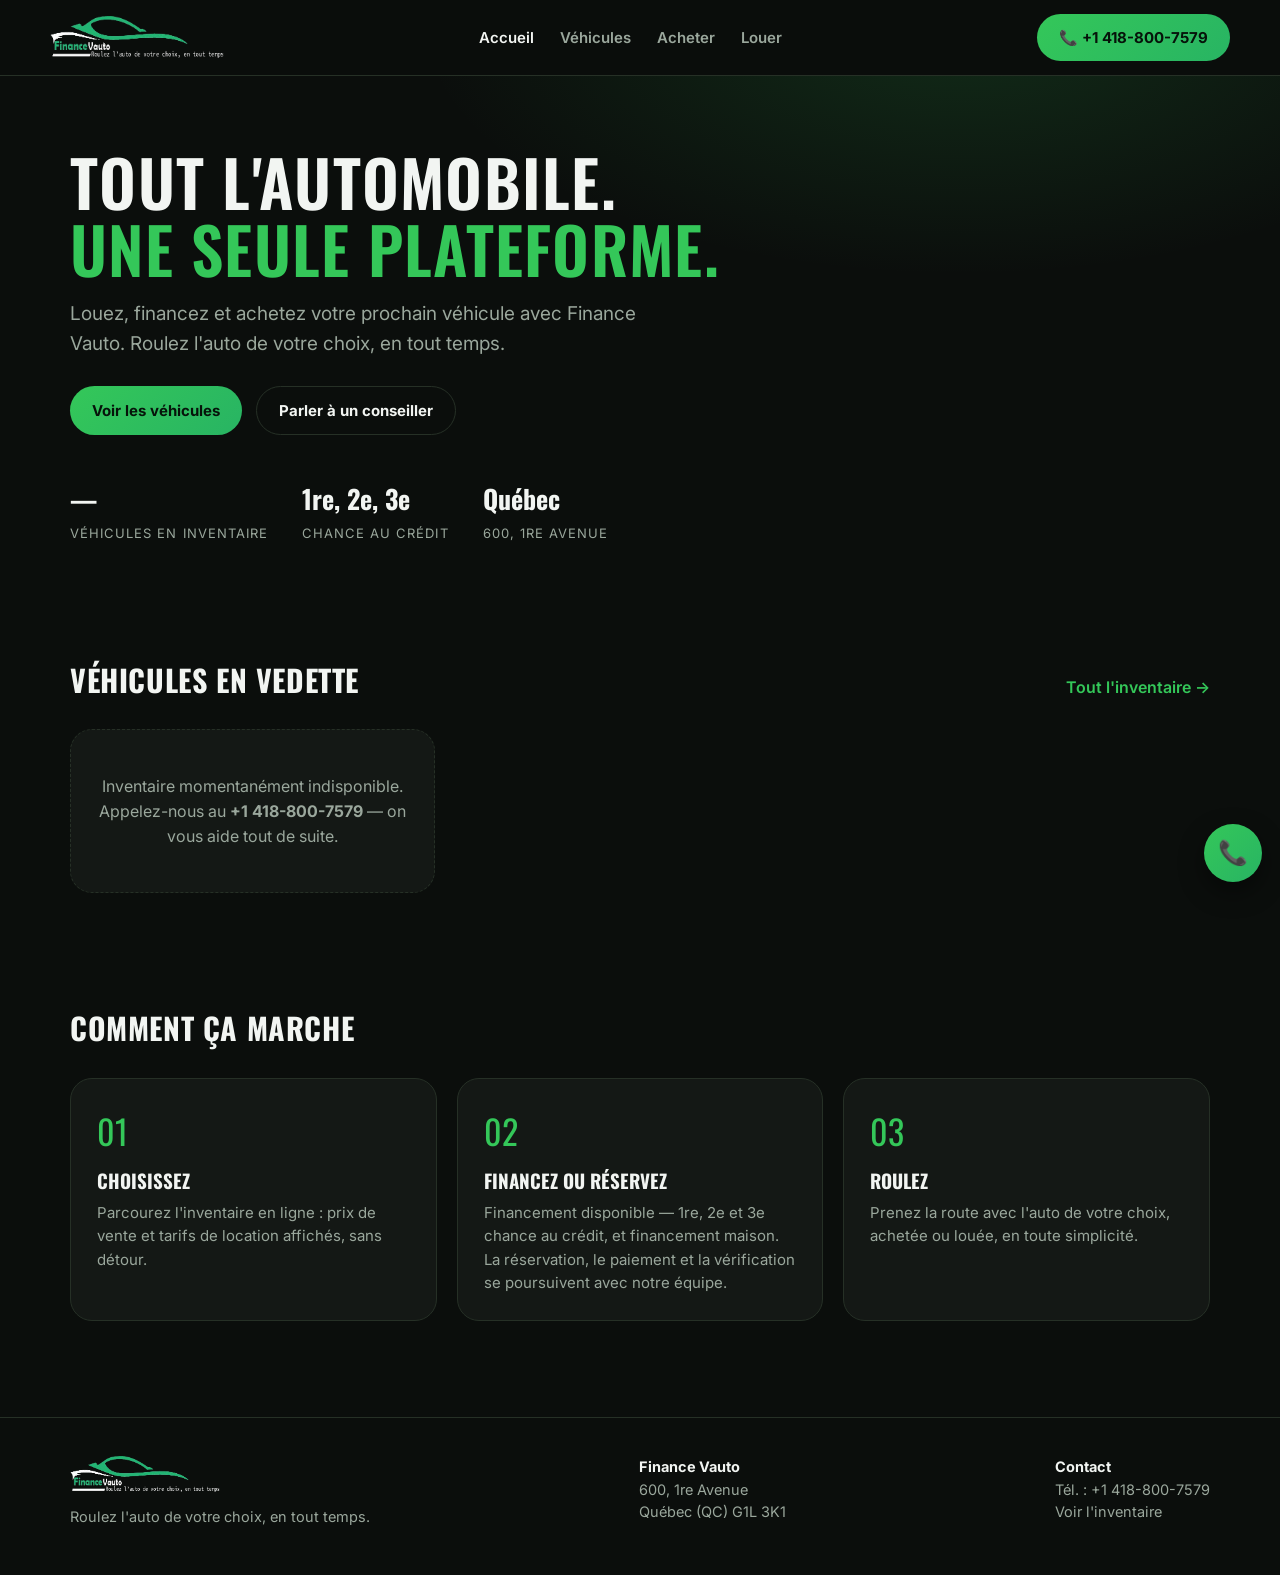
<file: index.html>
<!DOCTYPE html>
<html lang="fr">
<head>
<meta charset="utf-8">
<meta name="viewport" content="width=device-width, initial-scale=1">
<title>Finance Vauto — Tout l'automobile. Une seule plateforme.</title>
<meta name="description" content="Louez, financez et achetez votre prochain véhicule avec Finance Vauto.">
<meta name="theme-color" content="#0B0E0C">
<link rel="preconnect" href="https://fonts.googleapis.com">
<link href="https://fonts.googleapis.com/css2?family=Inter:wght@400;600;700;800&family=Oswald:wght@500;600&display=swap" rel="stylesheet">
<link rel="stylesheet" href="style.css">
</head>
<body>
<header>
  <div class="wrap header-in">
    <a class="logo" href="index.html"><img src="logo-fr-light.png" alt="Finance Vauto — Roulez l'auto de votre choix, en tout temps"></a>
    <nav class="main">
      <a href="index.html" class="actif">Accueil</a>
      <a href="vehicules.html">Véhicules</a>
      <a href="vehicules.html">Acheter</a>
      <a href="vehicules.html">Louer</a>
    </nav>
    <a class="btn tel" href="tel:+14188007579">📞 +1 418-800-7579</a>
  </div>
</header>

<div class="hero">
  <div class="wrap">
    <h1>Tout l'automobile.<br><span class="vert">Une seule plateforme.</span></h1>
    <p class="sous">Louez, financez et achetez votre prochain véhicule avec Finance Vauto. Roulez l'auto de votre choix, en tout temps.</p>
    <div class="cta">
      <a class="btn" href="vehicules.html">Voir les véhicules</a>
      <a class="btn ghost" href="tel:+14188007579">Parler à un conseiller</a>
    </div>
    <div class="stats">
      <div><b id="stat-nb">—</b><span>Véhicules en inventaire</span></div>
      <div><b>1re, 2e, 3e</b><span>Chance au crédit</span></div>
      <div><b>Québec</b><span>600, 1re Avenue</span></div>
    </div>
  </div>
</div>

<section>
  <div class="wrap">
    <div class="entete-section"><h2>Véhicules en vedette</h2><a href="vehicules.html">Tout l'inventaire →</a></div>
    <div class="grille" id="vedette"><div class="message">Chargement de l'inventaire…</div></div>
  </div>
</section>

<section>
  <div class="wrap">
    <div class="entete-section"><h2>Comment ça marche</h2></div>
    <div class="etapes">
      <div class="etape"><div class="num">01</div><h3>Choisissez</h3><p>Parcourez l'inventaire en ligne : prix de vente et tarifs de location affichés, sans détour.</p></div>
      <div class="etape"><div class="num">02</div><h3>Financez ou réservez</h3><p>Financement disponible — 1re, 2e et 3e chance au crédit, et financement maison. La réservation, le paiement et la vérification se poursuivent avec notre équipe.</p></div>
      <div class="etape"><div class="num">03</div><h3>Roulez</h3><p>Prenez la route avec l'auto de votre choix, achetée ou louée, en toute simplicité.</p></div>
    </div>
  </div>
</section>

<footer>
  <div class="wrap cols">
    <div>
      <img src="logo-fr-light.png" alt="Finance Vauto">
      <p>Roulez l'auto de votre choix, en tout temps.</p>
    </div>
    <div>
      <p><b>Finance Vauto</b><br>600, 1re Avenue<br>Québec (QC) G1L 3K1</p>
    </div>
    <div>
      <p><b>Contact</b><br>Tél. : <a href="tel:+14188007579">+1 418-800-7579</a><br><a href="vehicules.html">Voir l'inventaire</a></p>
    </div>
  </div>
</footer>

<a class="bouton-flottant" href="tel:+14188007579" aria-label="Appeler Finance Vauto">📞</a>

<script src="app.js"></script>
<script>
chargerVehicules().then(items => {
  document.getElementById('stat-nb').textContent = items.length;
  document.getElementById('vedette').innerHTML =
    items.slice(0, 3).map(carteVehicule).join('') ||
    '<div class="message">Aucun véhicule publié pour le moment.</div>';
}).catch(() => messageErreur(document.getElementById('vedette')));
</script>
</body>
</html>
</file>
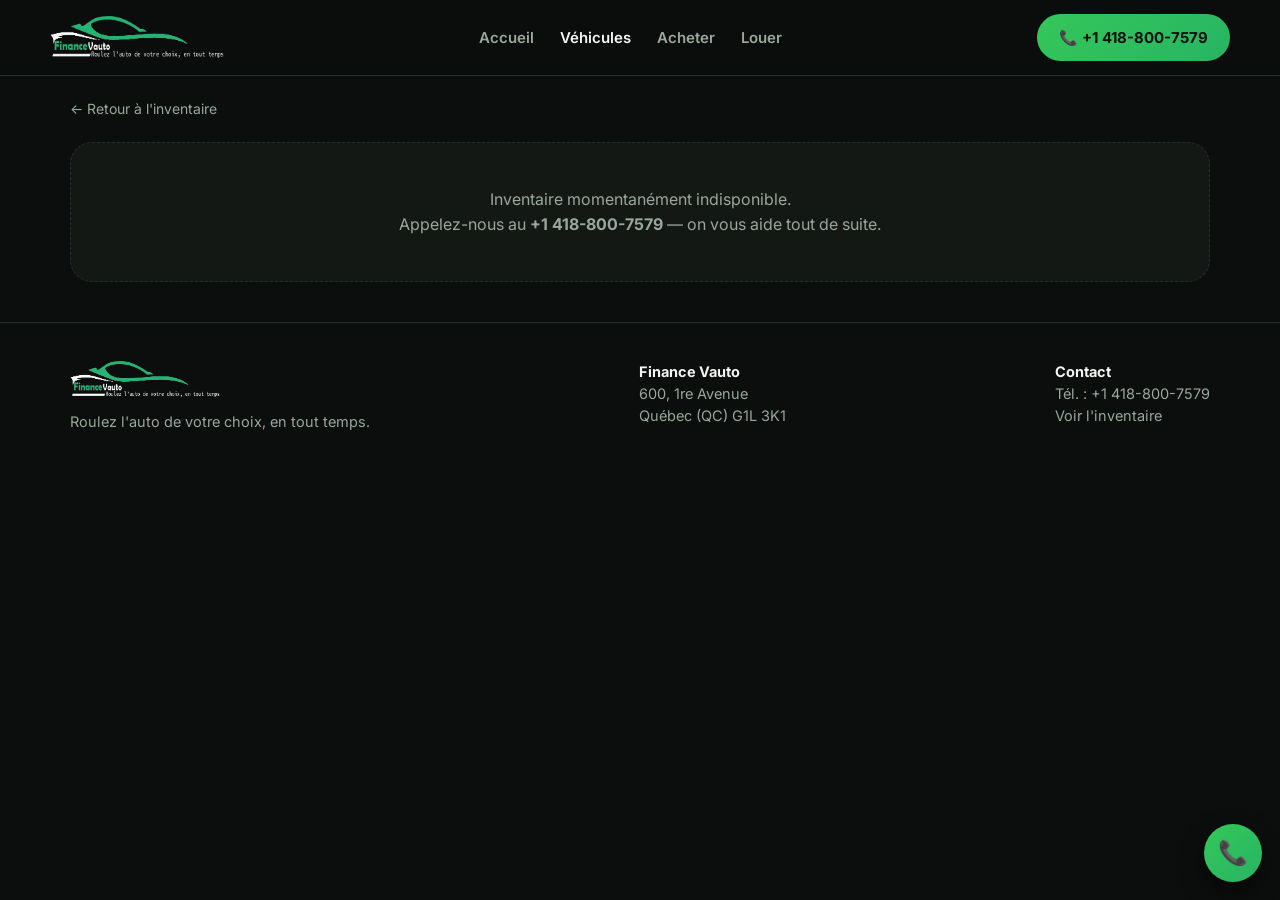
<file: vehicule.html>
<!DOCTYPE html>
<html lang="fr">
<head>
<meta charset="utf-8">
<meta name="viewport" content="width=device-width, initial-scale=1">
<title>Véhicule — Finance Vauto</title>
<meta name="description" content="Détail du véhicule — Finance Vauto.">
<meta name="theme-color" content="#0B0E0C">
<link rel="preconnect" href="https://fonts.googleapis.com">
<link href="https://fonts.googleapis.com/css2?family=Inter:wght@400;600;700;800&family=Oswald:wght@500;600&display=swap" rel="stylesheet">
<link rel="stylesheet" href="style.css">
</head>
<body>
<header>
  <div class="wrap header-in">
    <a class="logo" href="index.html"><img src="logo-fr-light.png" alt="Finance Vauto — Roulez l'auto de votre choix, en tout temps"></a>
    <nav class="main">
      <a href="index.html">Accueil</a>
      <a href="vehicules.html" class="actif">Véhicules</a>
      <a href="vehicules.html">Acheter</a>
      <a href="vehicules.html">Louer</a>
    </nav>
    <a class="btn tel" href="tel:+14188007579">📞 +1 418-800-7579</a>
  </div>
</header>

<div class="wrap">
  <a class="retour" href="vehicules.html">← Retour à l'inventaire</a>
  <div id="zone"><div class="message">Chargement du véhicule…</div></div>
</div>

<footer>
  <div class="wrap cols">
    <div>
      <img src="logo-fr-light.png" alt="Finance Vauto">
      <p>Roulez l'auto de votre choix, en tout temps.</p>
    </div>
    <div>
      <p><b>Finance Vauto</b><br>600, 1re Avenue<br>Québec (QC) G1L 3K1</p>
    </div>
    <div>
      <p><b>Contact</b><br>Tél. : <a href="tel:+14188007579">+1 418-800-7579</a><br><a href="vehicules.html">Voir l'inventaire</a></p>
    </div>
  </div>
</footer>

<a class="bouton-flottant" href="tel:+14188007579" aria-label="Appeler Finance Vauto">📞</a>

<script src="app.js"></script>
<script>
const zone = document.getElementById('zone');
const slug = new URLSearchParams(location.search).get('slug');

chargerVehicules().then(items => {
  const v = items.find(x => x.slug === slug) || items[0];
  if (!v) { zone.innerHTML = '<div class="message">Véhicule introuvable.</div>'; return; }
  document.title = `${v.marque} ${v.modele} ${v.annee} — Finance Vauto`;
  const pv = prixVente(v), pj = prixJour(v);
  const photos = v.photos || [];
  zone.innerHTML = `<div class="detail">
    <div class="galerie">
      <div class="principale"><img id="photo-principale" src="${photos[0] || ''}" alt="${v.marque} ${v.modele} ${v.annee}"></div>
      <div class="vignettes">${photos.map((p, i) => `<img src="${p}" data-i="${i}" class="${i === 0 ? 'sel' : ''}" alt="">`).join('')}</div>
    </div>
    <div>
      <h1>${v.marque} ${v.modele} <span class="vert">${v.annee}</span></h1>
      <p style="color:var(--muted);margin-top:8px">📍 ${v.public_location_label || v.ville || ''}</p>
      <div class="bloc-prix">
        ${pv ? `<div class="pv"><small>Prix de vente</small>${pv}</div>` : ''}
        ${pj ? `<div class="pj">Location : <b>${pj} / jour</b></div>` : ''}
        <div class="cta">
          ${pv ? `<a class="btn" href="tel:${TEL}">Acheter ce véhicule</a>` : ''}
          ${pj ? `<a class="btn ${pv ? 'ghost' : ''}" href="tel:${TEL}">Réserver (location)</a>` : ''}
        </div>
        <p class="note">Financement disponible — 1re, 2e et 3e chance au crédit. La réservation, le paiement et la vérification se poursuivent avec notre équipe.</p>
      </div>
      <div class="specs-grid">
        ${v.places ? `<div class="spec"><small>Places</small><b>${v.places}</b></div>` : ''}
        ${v.transmission ? `<div class="spec"><small>Transmission</small><b>${v.transmission}</b></div>` : ''}
        ${v.carburant ? `<div class="spec"><small>Carburant</small><b>${v.carburant}</b></div>` : ''}
        ${v.ville ? `<div class="spec"><small>Ville</small><b>${v.ville}</b></div>` : ''}
      </div>
      ${v.description ? `<div class="description">${v.description.replace(/</g, '&lt;')}</div>` : ''}
    </div>
  </div>`;
  zone.querySelectorAll('.vignettes img').forEach(img => {
    img.addEventListener('click', () => {
      document.getElementById('photo-principale').src = photos[Number(img.dataset.i)];
      zone.querySelectorAll('.vignettes img').forEach(x => x.classList.remove('sel'));
      img.classList.add('sel');
    });
  });
}).catch(() => messageErreur(zone));
</script>
</body>
</html>
</file>
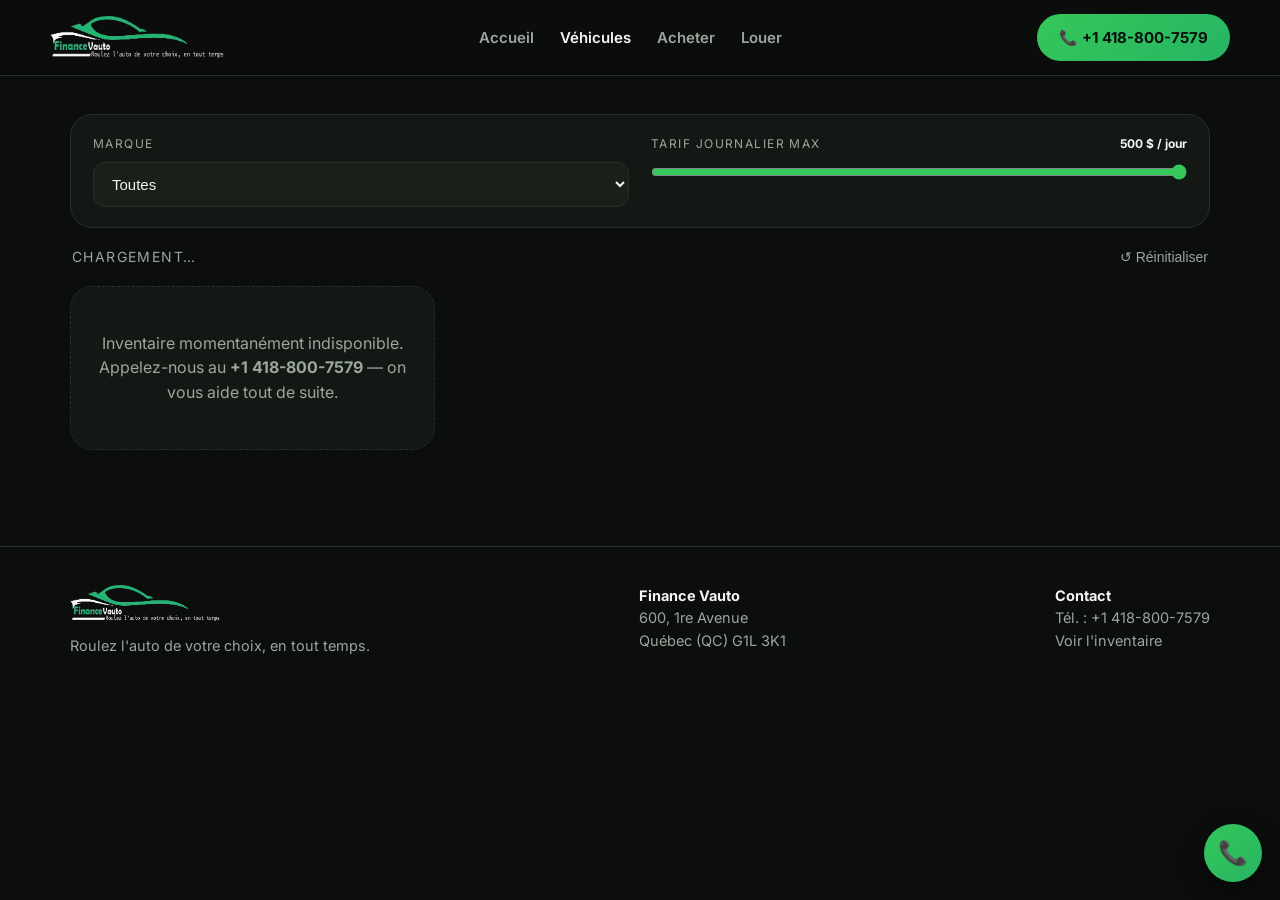
<file: vehicules.html>
<!DOCTYPE html>
<html lang="fr">
<head>
<meta charset="utf-8">
<meta name="viewport" content="width=device-width, initial-scale=1">
<title>Nos véhicules — Finance Vauto</title>
<meta name="description" content="Inventaire Finance Vauto : véhicules à vendre et à louer, prix affichés.">
<meta name="theme-color" content="#0B0E0C">
<link rel="preconnect" href="https://fonts.googleapis.com">
<link href="https://fonts.googleapis.com/css2?family=Inter:wght@400;600;700;800&family=Oswald:wght@500;600&display=swap" rel="stylesheet">
<link rel="stylesheet" href="style.css">
</head>
<body>
<header>
  <div class="wrap header-in">
    <a class="logo" href="index.html"><img src="logo-fr-light.png" alt="Finance Vauto — Roulez l'auto de votre choix, en tout temps"></a>
    <nav class="main">
      <a href="index.html">Accueil</a>
      <a href="vehicules.html" class="actif">Véhicules</a>
      <a href="vehicules.html">Acheter</a>
      <a href="vehicules.html">Louer</a>
    </nav>
    <a class="btn tel" href="tel:+14188007579">📞 +1 418-800-7579</a>
  </div>
</header>

<section style="padding-top:38px">
  <div class="wrap">
    <div class="filtres">
      <div>
        <label for="f-marque">Marque</label>
        <select id="f-marque"><option value="">Toutes</option></select>
      </div>
      <div>
        <label for="f-tarif">Tarif journalier max <span class="range-val" id="f-tarif-val">500 $ / jour</span></label>
        <input type="range" id="f-tarif" min="50" max="500" step="10" value="500">
      </div>
    </div>
    <div class="resultats-ligne"><span id="nb-resultats">Chargement…</span><button id="btn-reset">↺ Réinitialiser</button></div>
    <div class="grille" id="grille"><div class="message">Chargement de l'inventaire…</div></div>
  </div>
</section>

<footer>
  <div class="wrap cols">
    <div>
      <img src="logo-fr-light.png" alt="Finance Vauto">
      <p>Roulez l'auto de votre choix, en tout temps.</p>
    </div>
    <div>
      <p><b>Finance Vauto</b><br>600, 1re Avenue<br>Québec (QC) G1L 3K1</p>
    </div>
    <div>
      <p><b>Contact</b><br>Tél. : <a href="tel:+14188007579">+1 418-800-7579</a><br><a href="vehicules.html">Voir l'inventaire</a></p>
    </div>
  </div>
</footer>

<a class="bouton-flottant" href="tel:+14188007579" aria-label="Appeler Finance Vauto">📞</a>

<script src="app.js"></script>
<script>
let tous = [];
const grille = document.getElementById('grille');
const selMarque = document.getElementById('f-marque');
const rangeTarif = document.getElementById('f-tarif');
const rangeVal = document.getElementById('f-tarif-val');
const nbRes = document.getElementById('nb-resultats');

function appliquer() {
  const m = selMarque.value;
  const max = Number(rangeTarif.value);
  rangeVal.textContent = max + " $ / jour";
  const liste = tous.filter(v =>
    (!m || v.marque === m) &&
    (!v.daily_rate || Number(v.daily_rate) <= max)
  );
  nbRes.textContent = liste.length + (liste.length > 1 ? " résultats" : " résultat");
  grille.innerHTML = liste.map(carteVehicule).join('') ||
    '<div class="message">Aucun véhicule ne correspond à ces critères.</div>';
}
selMarque.addEventListener('change', appliquer);
rangeTarif.addEventListener('input', appliquer);
document.getElementById('btn-reset').addEventListener('click', () => {
  selMarque.value = ""; rangeTarif.value = 500; appliquer();
});

chargerVehicules().then(items => {
  tous = items;
  [...new Set(items.map(v => v.marque).filter(Boolean))].sort()
    .forEach(m => { const o = document.createElement('option'); o.value = m; o.textContent = m; selMarque.appendChild(o); });
  appliquer();
}).catch(() => messageErreur(grille));
</script>
</body>
</html>
</file>
<file: style.css>
:root{
  --bg:#0B0E0C; --panel:#141815; --panel2:#1A1F1A; --line:#263026;
  --txt:#F2F5F2; --muted:#9AA79C; --green:#34C759; --green2:#28B463;
  --radius:22px;
}
*{box-sizing:border-box;margin:0;padding:0}
html{scroll-behavior:smooth}
body{background:var(--bg);color:var(--txt);font-family:'Inter',system-ui,sans-serif;line-height:1.55}
a{color:inherit;text-decoration:none}
img{max-width:100%;display:block}
.wrap{max-width:1180px;margin:0 auto;padding:0 20px}
h1,h2,.cond{font-family:'Oswald','Inter',sans-serif;text-transform:uppercase;letter-spacing:.02em}

/* Header */
header{position:sticky;top:0;z-index:50;background:rgba(11,14,12,.92);backdrop-filter:blur(8px);border-bottom:1px solid var(--line)}
.header-in{display:flex;align-items:center;justify-content:space-between;gap:16px;padding:14px 0}
.logo img{height:44px;width:auto}
nav.main{display:flex;gap:26px;font-weight:600;font-size:15px}
nav.main a{color:var(--muted)}
nav.main a:hover,nav.main a.actif{color:var(--txt)}
.btn{display:inline-flex;align-items:center;gap:8px;background:linear-gradient(135deg,var(--green),var(--green2));color:#06130a;font-weight:700;border:none;border-radius:999px;padding:12px 22px;font-size:15px;cursor:pointer;transition:transform .15s ease, box-shadow .15s ease}
.btn:hover{transform:translateY(-1px);box-shadow:0 8px 24px rgba(52,199,89,.35)}
.btn.ghost{background:transparent;color:var(--txt);border:1.5px solid var(--line)}
.btn.ghost:hover{border-color:var(--green);box-shadow:none}
.btn.tel{white-space:nowrap}

/* Hero */
.hero{padding:72px 0 56px;background:radial-gradient(900px 420px at 75% -10%,rgba(52,199,89,.16),transparent 60%)}
.hero h1{font-size:clamp(38px,6vw,64px);line-height:1.04;font-weight:600}
.hero h1 .vert{color:var(--green)}
.hero p.sous{color:var(--muted);font-size:19px;max-width:620px;margin:18px 0 28px}
.hero .cta{display:flex;gap:14px;flex-wrap:wrap}
.stats{display:flex;gap:34px;margin-top:44px;flex-wrap:wrap}
.stats div b{display:block;font-size:26px;font-family:'Oswald',sans-serif}
.stats div span{color:var(--muted);font-size:13px;text-transform:uppercase;letter-spacing:.08em}

/* Sections */
section{padding:56px 0}
.entete-section{display:flex;align-items:baseline;justify-content:space-between;gap:16px;margin-bottom:26px;flex-wrap:wrap}
.entete-section h2{font-size:30px}
.entete-section a{color:var(--green);font-weight:600}

/* Cards */
.grille{display:grid;grid-template-columns:repeat(auto-fill,minmax(320px,1fr));gap:22px}
.carte{background:var(--panel);border:1px solid var(--line);border-radius:var(--radius);overflow:hidden;display:flex;flex-direction:column;transition:transform .15s ease,border-color .15s ease}
.carte:hover{transform:translateY(-3px);border-color:var(--green)}
.carte .photo{position:relative;aspect-ratio:16/10;background:#0e120e}
.carte .photo img{width:100%;height:100%;object-fit:cover}
.badge{position:absolute;font-size:12px;font-weight:700;padding:5px 11px;border-radius:999px}
.badge.annee{top:12px;left:12px;background:#fff;color:#111}
.badge.trans{top:12px;right:12px;background:var(--green);color:#06130a}
.badge.vente{bottom:12px;left:12px;background:#FFC531;color:#241a00;text-transform:uppercase;letter-spacing:.05em}
.carte .corps{padding:18px 20px 20px;display:flex;flex-direction:column;gap:8px;flex:1}
.carte .marque{color:var(--muted);font-size:12px;text-transform:uppercase;letter-spacing:.14em}
.carte .modele{font-family:'Oswald',sans-serif;font-size:24px;text-transform:uppercase;line-height:1.1}
.carte .ville{color:var(--muted);font-size:14px}
.carte .specs{display:flex;gap:16px;color:var(--muted);font-size:13.5px;flex-wrap:wrap}
.carte .prixzone{margin-top:auto;padding-top:10px;border-top:1px solid var(--line);display:flex;align-items:flex-end;justify-content:space-between;gap:10px}
.carte .prix-vente{font-size:24px;font-weight:800}
.carte .prix-vente small{display:block;font-size:11px;color:var(--green);text-transform:uppercase;letter-spacing:.1em;font-weight:700}
.carte .prix-jour{font-size:19px;font-weight:800;text-align:right}
.carte .prix-jour small{display:block;font-size:11px;color:var(--muted);text-transform:uppercase;letter-spacing:.1em;font-weight:600}
.carte .voir{margin-top:12px;text-align:center}

/* Filtres */
.filtres{background:var(--panel);border:1px solid var(--line);border-radius:var(--radius);padding:20px 22px;display:grid;grid-template-columns:1fr 1fr;gap:22px;margin-bottom:14px}
@media(max-width:640px){.filtres{grid-template-columns:1fr}}
.filtres label{font-size:12px;text-transform:uppercase;letter-spacing:.12em;color:var(--muted);display:block;margin-bottom:8px}
.filtres select{width:100%;background:var(--panel2);color:var(--txt);border:1.5px solid var(--line);border-radius:12px;padding:12px 14px;font-size:15px}
.filtres .range-val{float:right;color:var(--txt);font-weight:700;letter-spacing:0;text-transform:none}
input[type=range]{width:100%;accent-color:var(--green)}
.resultats-ligne{display:flex;justify-content:space-between;align-items:center;color:var(--muted);margin:18px 2px;font-size:14px;text-transform:uppercase;letter-spacing:.1em}
.resultats-ligne button{background:none;border:none;color:var(--muted);cursor:pointer;font-size:14px}
.resultats-ligne button:hover{color:var(--txt)}
.message{background:var(--panel);border:1px dashed var(--line);border-radius:var(--radius);padding:44px 24px;text-align:center;color:var(--muted)}

/* Étapes */
.etapes{display:grid;grid-template-columns:repeat(auto-fit,minmax(240px,1fr));gap:20px}
.etape{background:var(--panel);border:1px solid var(--line);border-radius:var(--radius);padding:26px}
.etape .num{font-family:'Oswald',sans-serif;font-size:34px;color:var(--green)}
.etape h3{font-family:'Oswald',sans-serif;text-transform:uppercase;margin:8px 0 6px;font-size:19px}
.etape p{color:var(--muted);font-size:15px}

/* Détail véhicule */
.retour{color:var(--muted);font-size:14px;display:inline-block;margin:22px 0}
.retour:hover{color:var(--txt)}
.detail{display:grid;grid-template-columns:1.5fr 1fr;gap:30px;align-items:start}
@media(max-width:860px){.detail{grid-template-columns:1fr}}
.galerie .principale{border-radius:var(--radius);overflow:hidden;border:1px solid var(--line);aspect-ratio:16/10;background:#0e120e}
.galerie .principale img{width:100%;height:100%;object-fit:cover}
.vignettes{display:flex;gap:10px;margin-top:10px;flex-wrap:wrap}
.vignettes img{width:86px;height:60px;object-fit:cover;border-radius:12px;cursor:pointer;border:2px solid transparent;opacity:.75}
.vignettes img.sel,.vignettes img:hover{border-color:var(--green);opacity:1}
.detail h1{font-size:clamp(30px,4.5vw,46px);line-height:1.05}
.detail h1 .vert{color:var(--green)}
.bloc-prix{background:var(--panel);border:1px solid var(--line);border-radius:var(--radius);padding:24px;margin-top:22px}
.bloc-prix .pv small{display:block;color:var(--green);font-size:12px;text-transform:uppercase;letter-spacing:.12em;font-weight:700}
.bloc-prix .pv{font-size:38px;font-weight:800;line-height:1.1}
.bloc-prix .pj{margin-top:12px;color:var(--muted)}
.bloc-prix .pj b{color:var(--txt);font-size:20px}
.bloc-prix .cta{display:flex;flex-direction:column;gap:10px;margin-top:18px}
.bloc-prix .note{font-size:13px;color:var(--muted);margin-top:12px}
.specs-grid{display:grid;grid-template-columns:repeat(auto-fit,minmax(130px,1fr));gap:12px;margin-top:22px}
.spec{background:var(--panel);border:1px solid var(--line);border-radius:16px;padding:14px 16px}
.spec small{display:block;color:var(--muted);font-size:11px;text-transform:uppercase;letter-spacing:.1em}
.spec b{font-size:16px}
.description{margin-top:26px;color:#D8DED8;white-space:pre-line;font-size:16px}

/* Footer */
footer{border-top:1px solid var(--line);margin-top:40px;padding:38px 0 46px;color:var(--muted);font-size:14.5px}
footer .cols{display:flex;justify-content:space-between;gap:26px;flex-wrap:wrap}
footer img{height:38px;margin-bottom:12px}
footer b{color:var(--txt)}
.bouton-flottant{position:fixed;right:18px;bottom:18px;width:58px;height:58px;border-radius:50%;background:linear-gradient(135deg,var(--green),var(--green2));display:flex;align-items:center;justify-content:center;font-size:24px;box-shadow:0 10px 26px rgba(0,0,0,.45);z-index:60}
</file>
